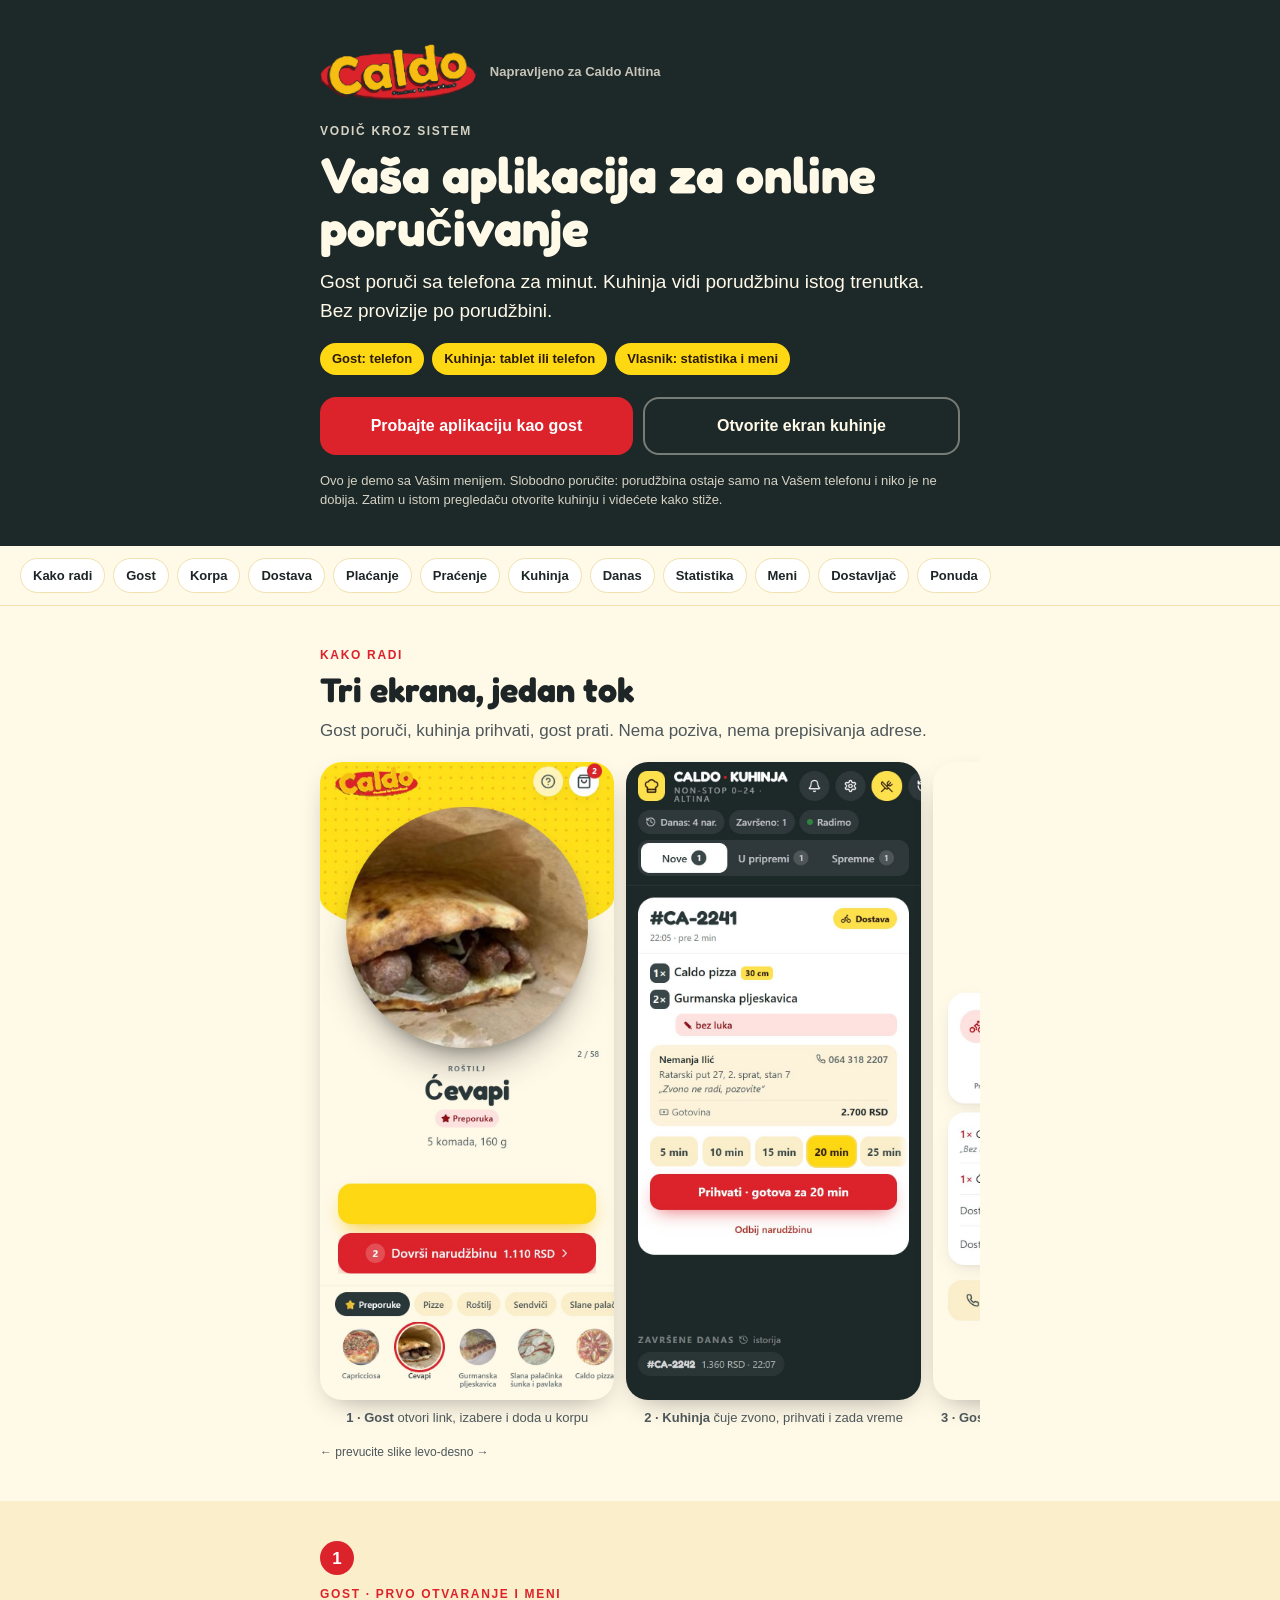
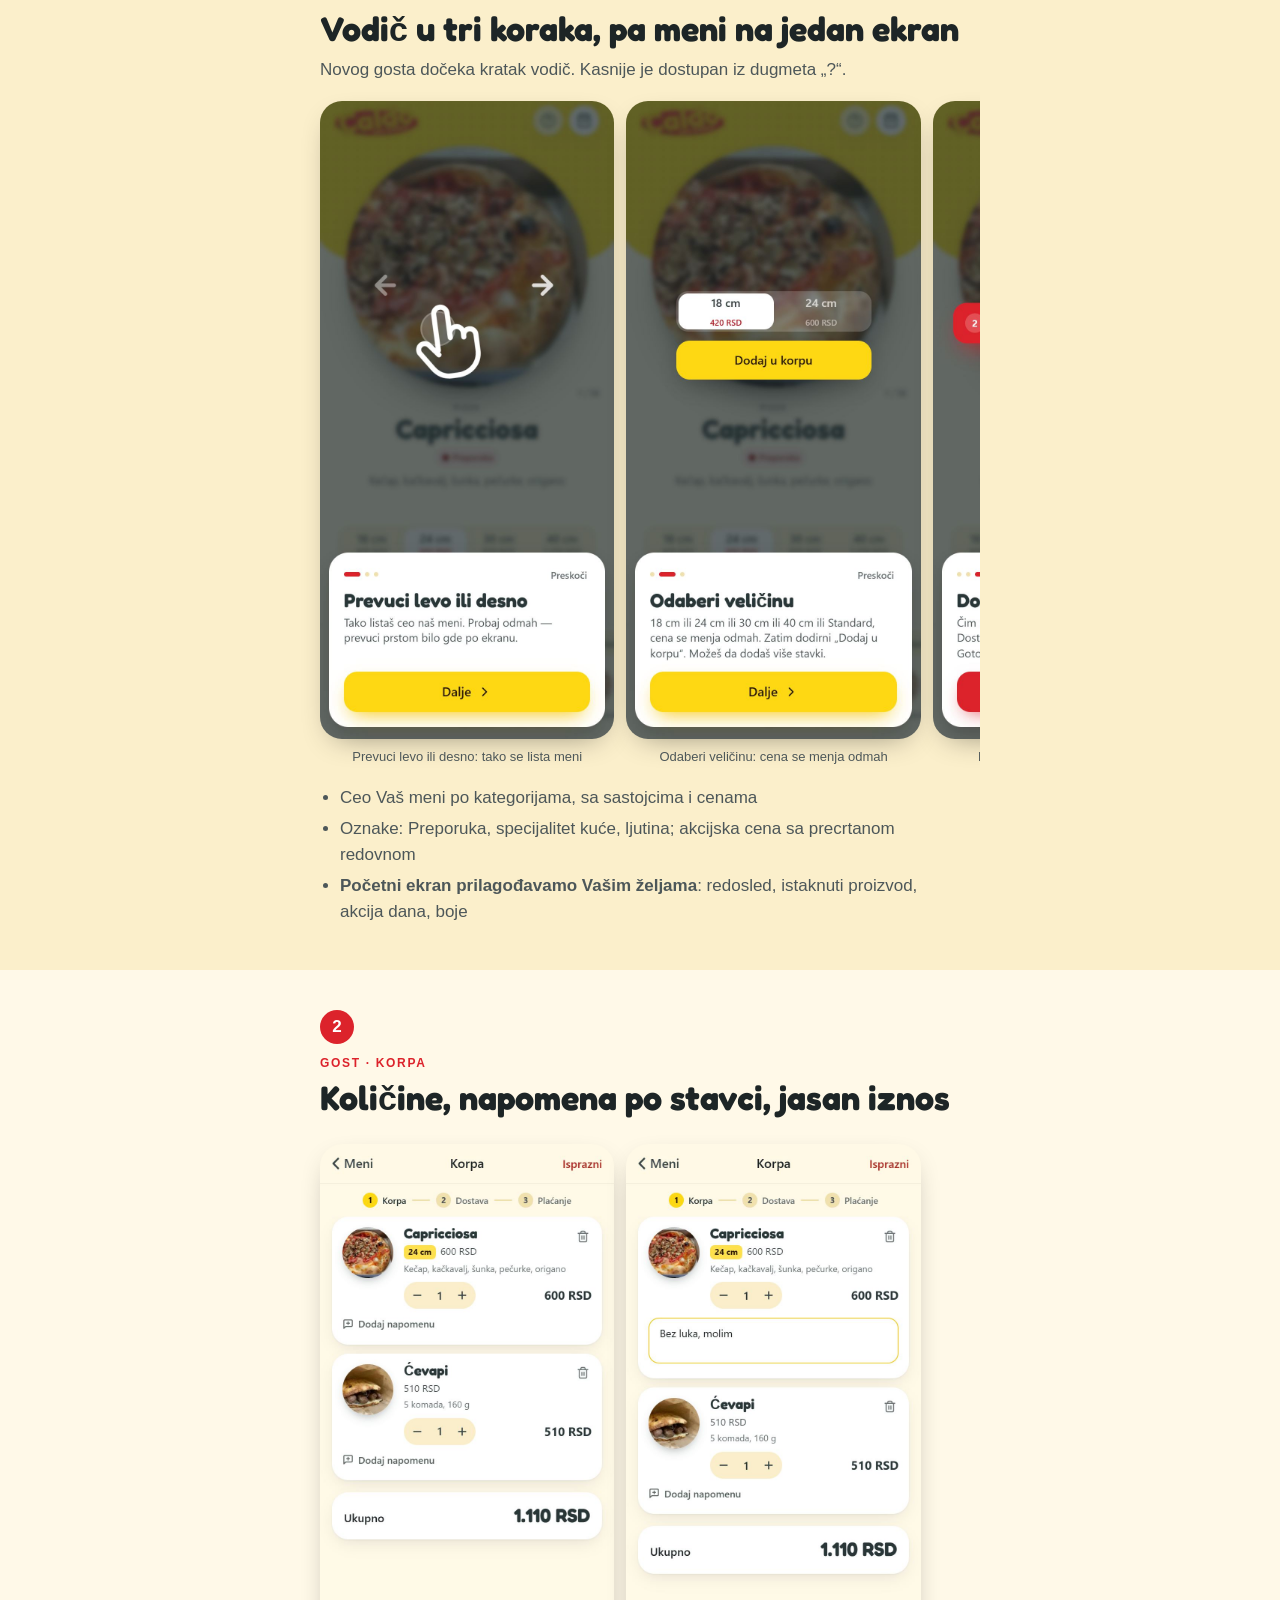
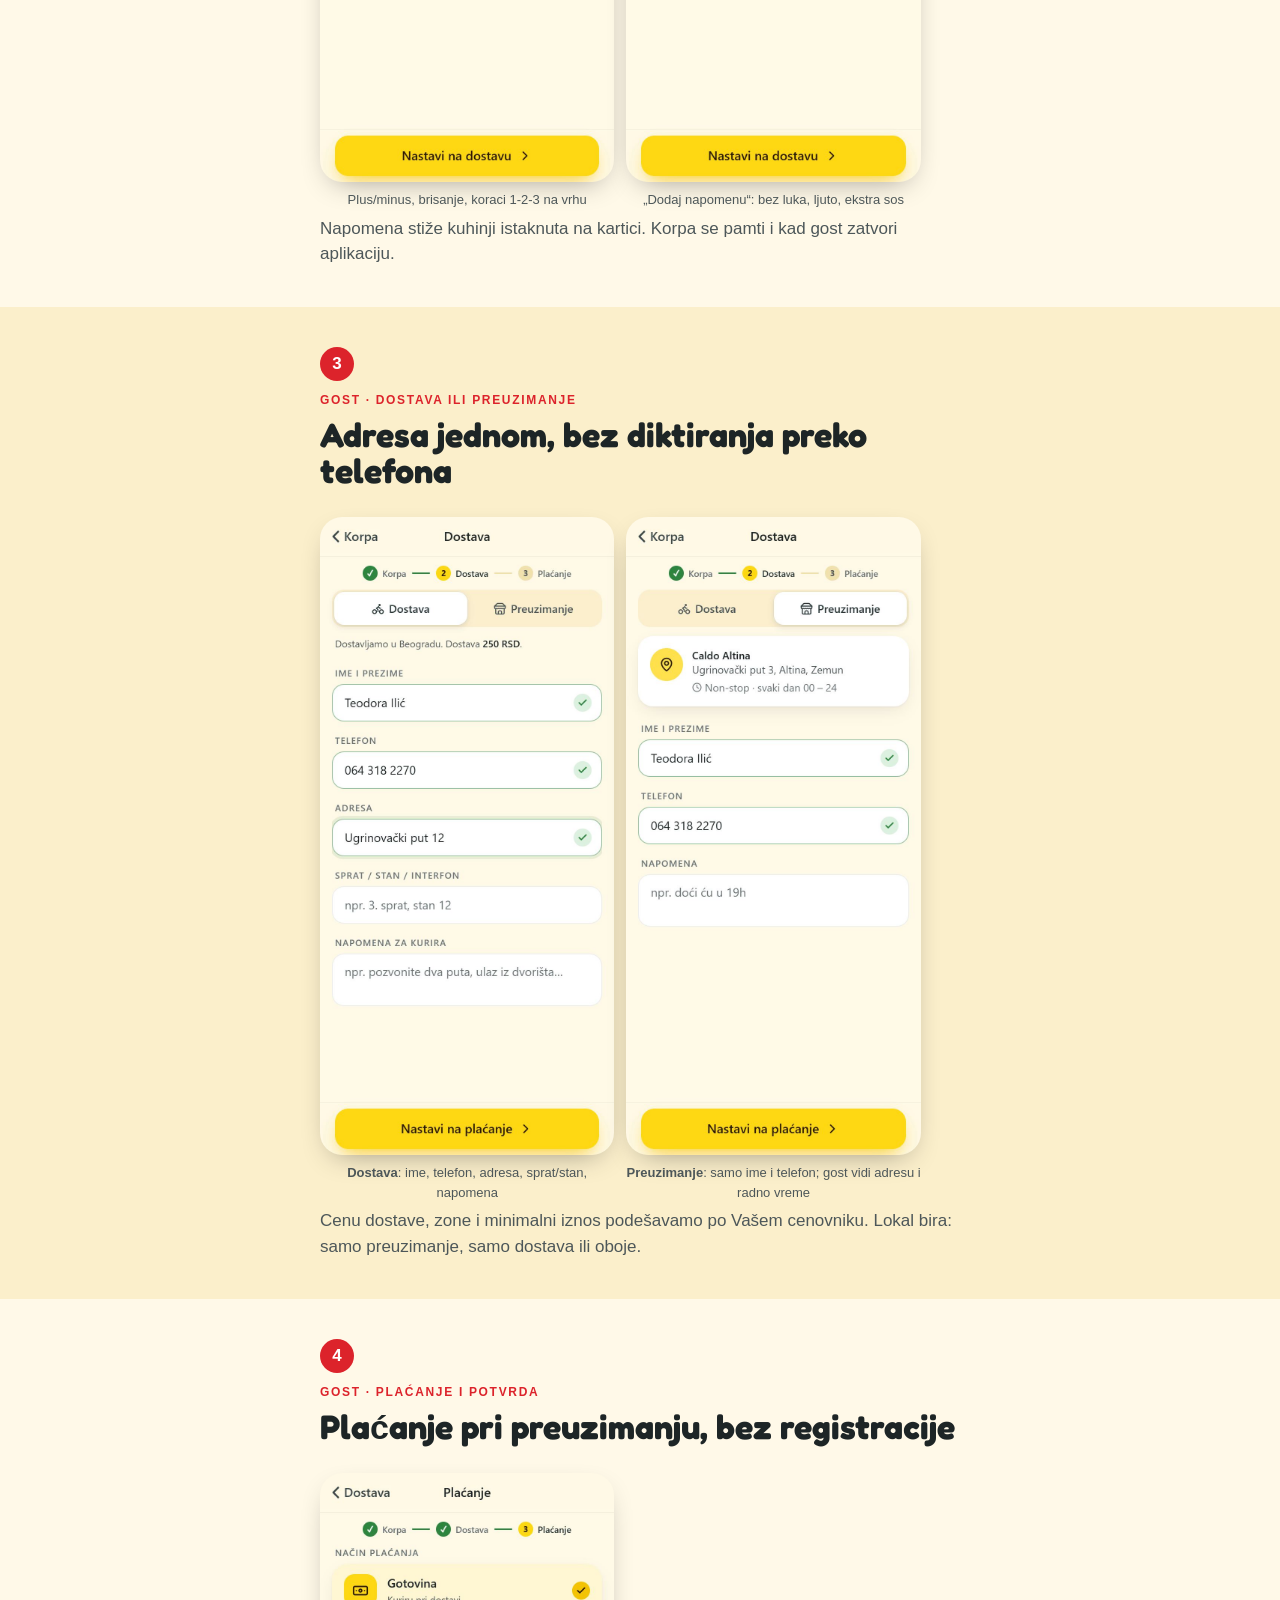
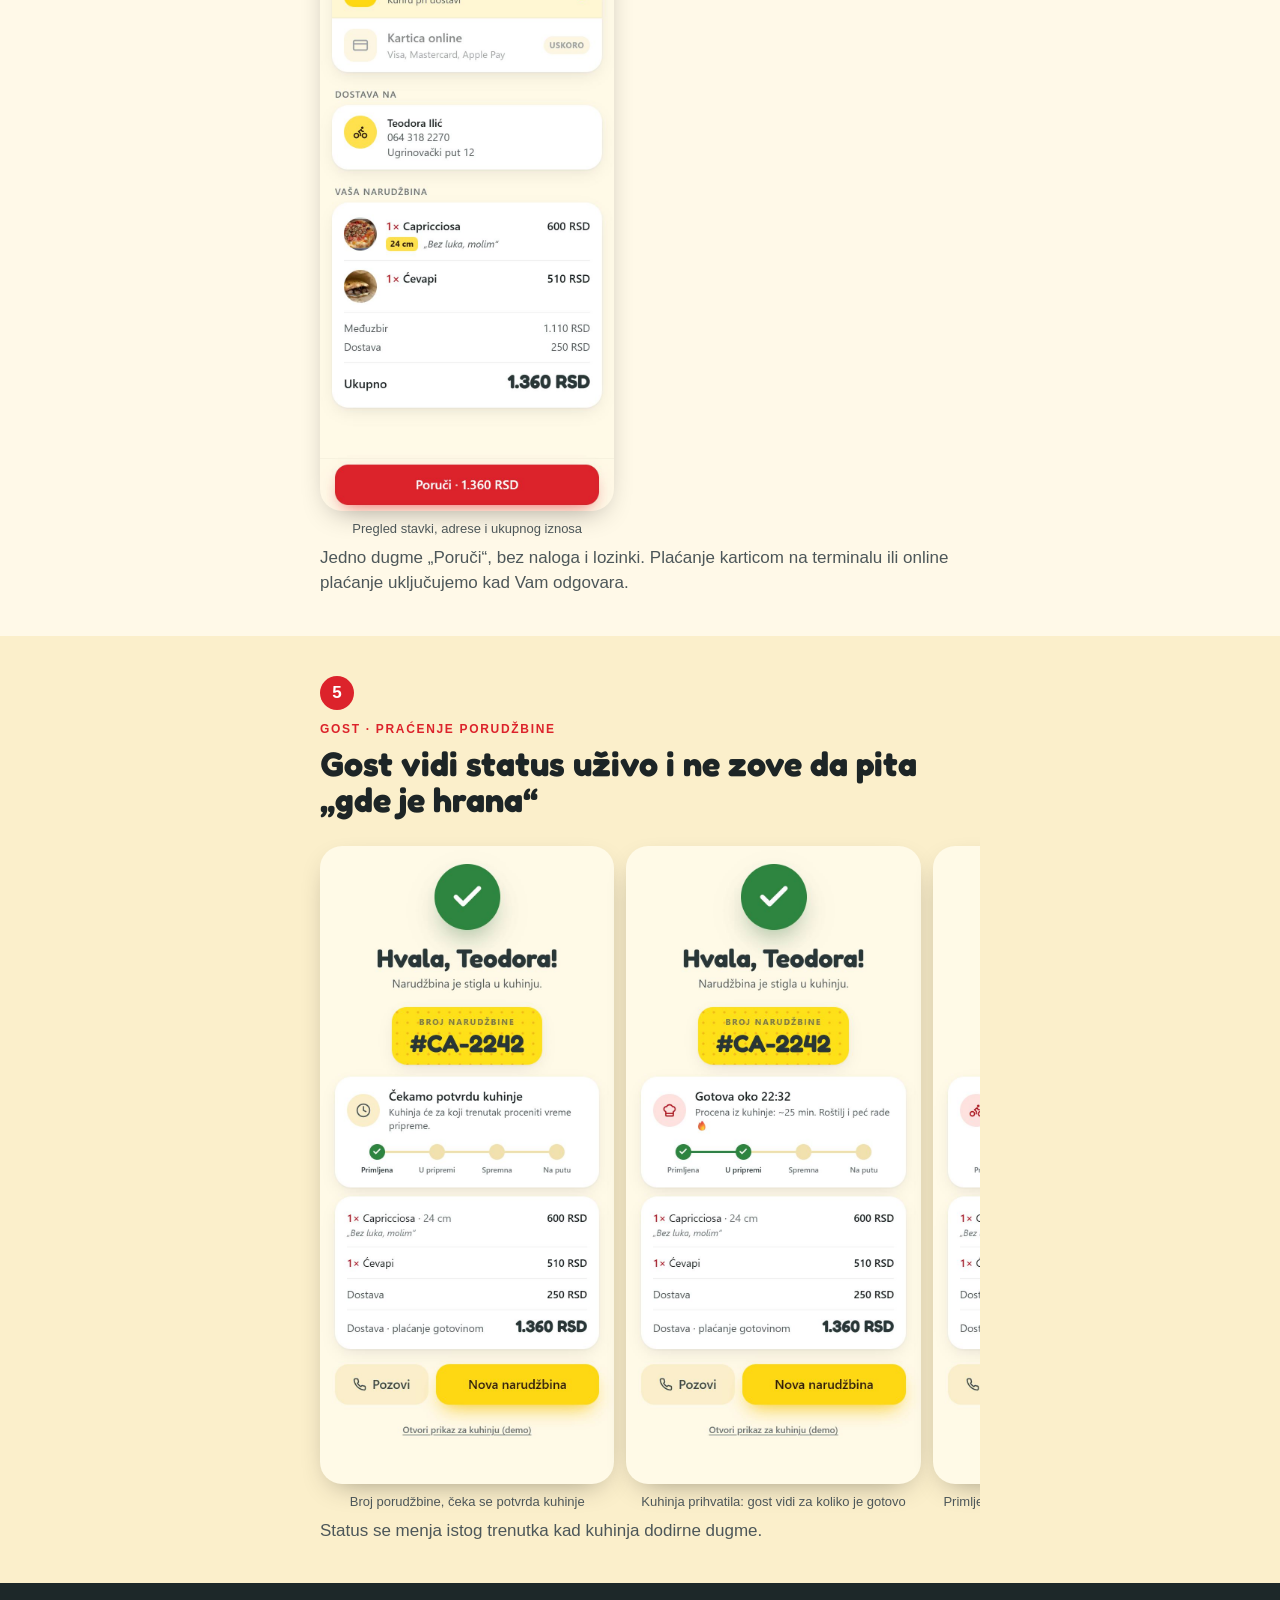
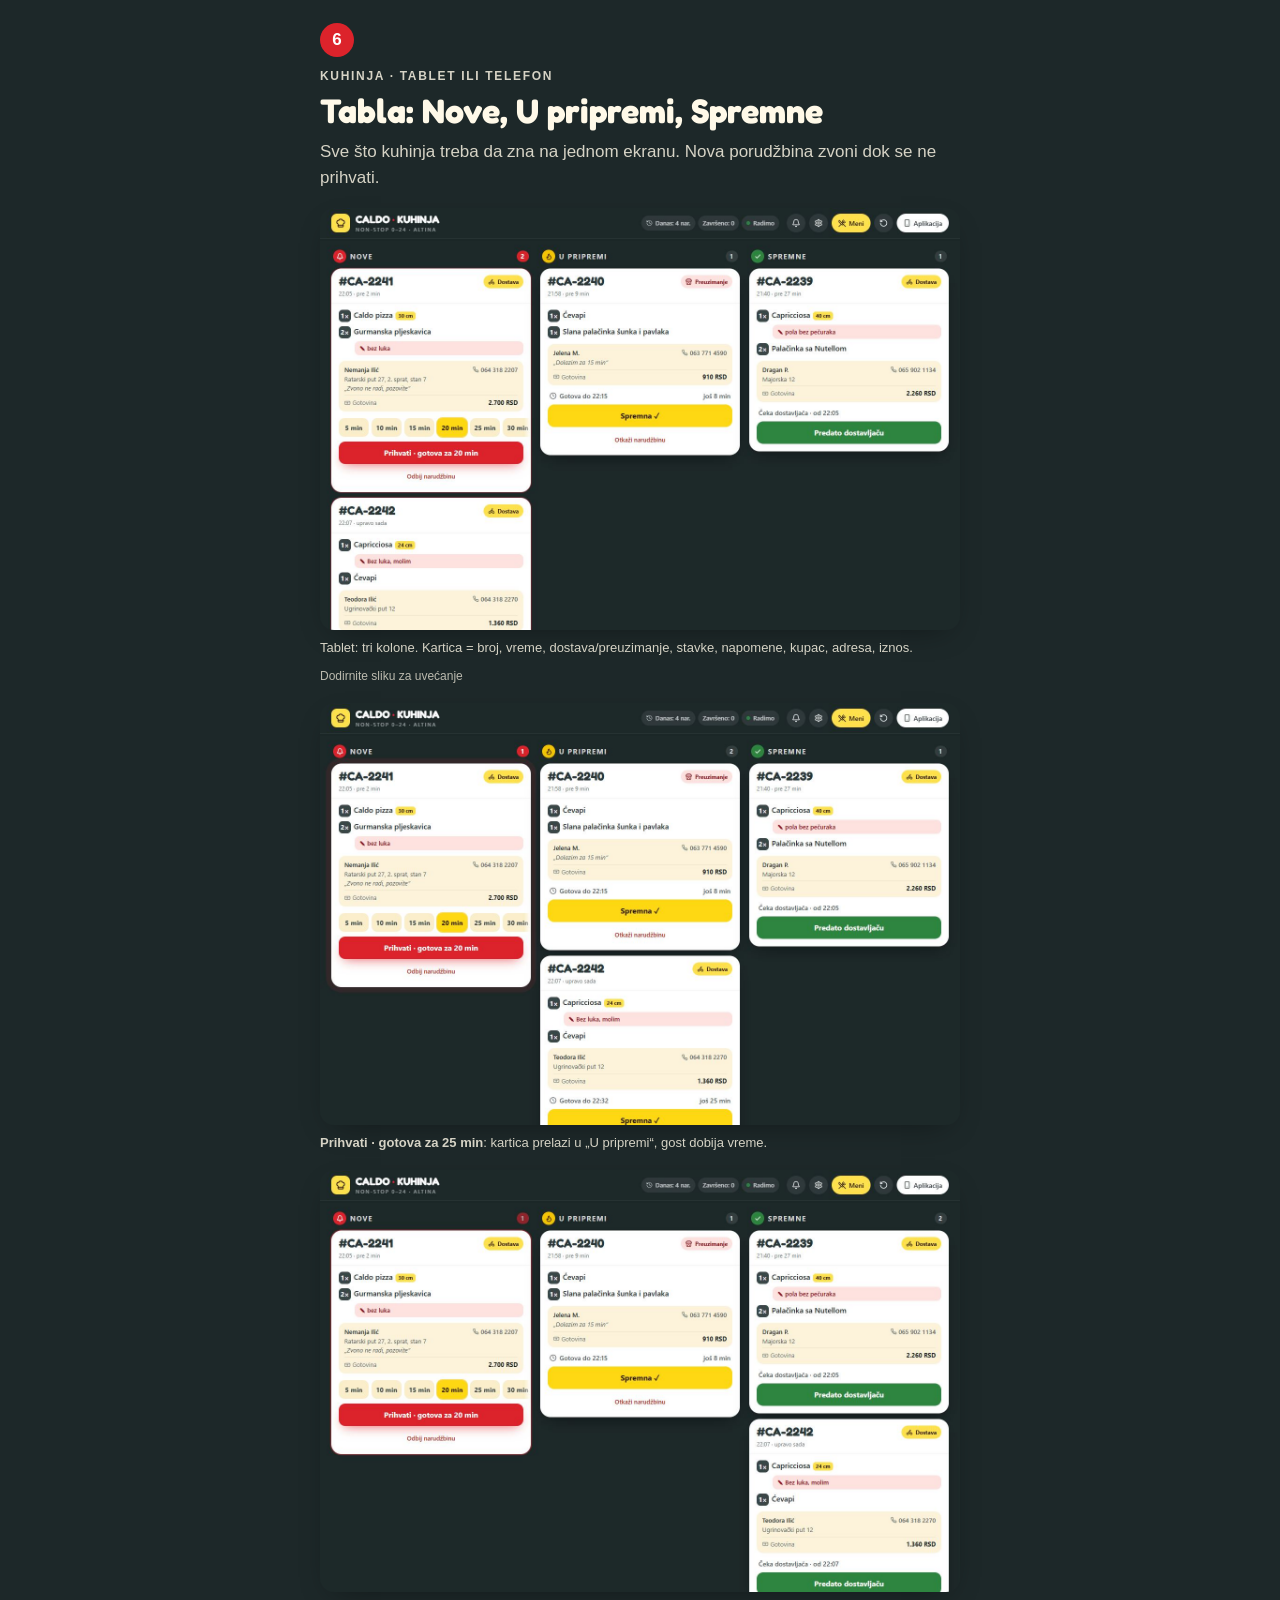
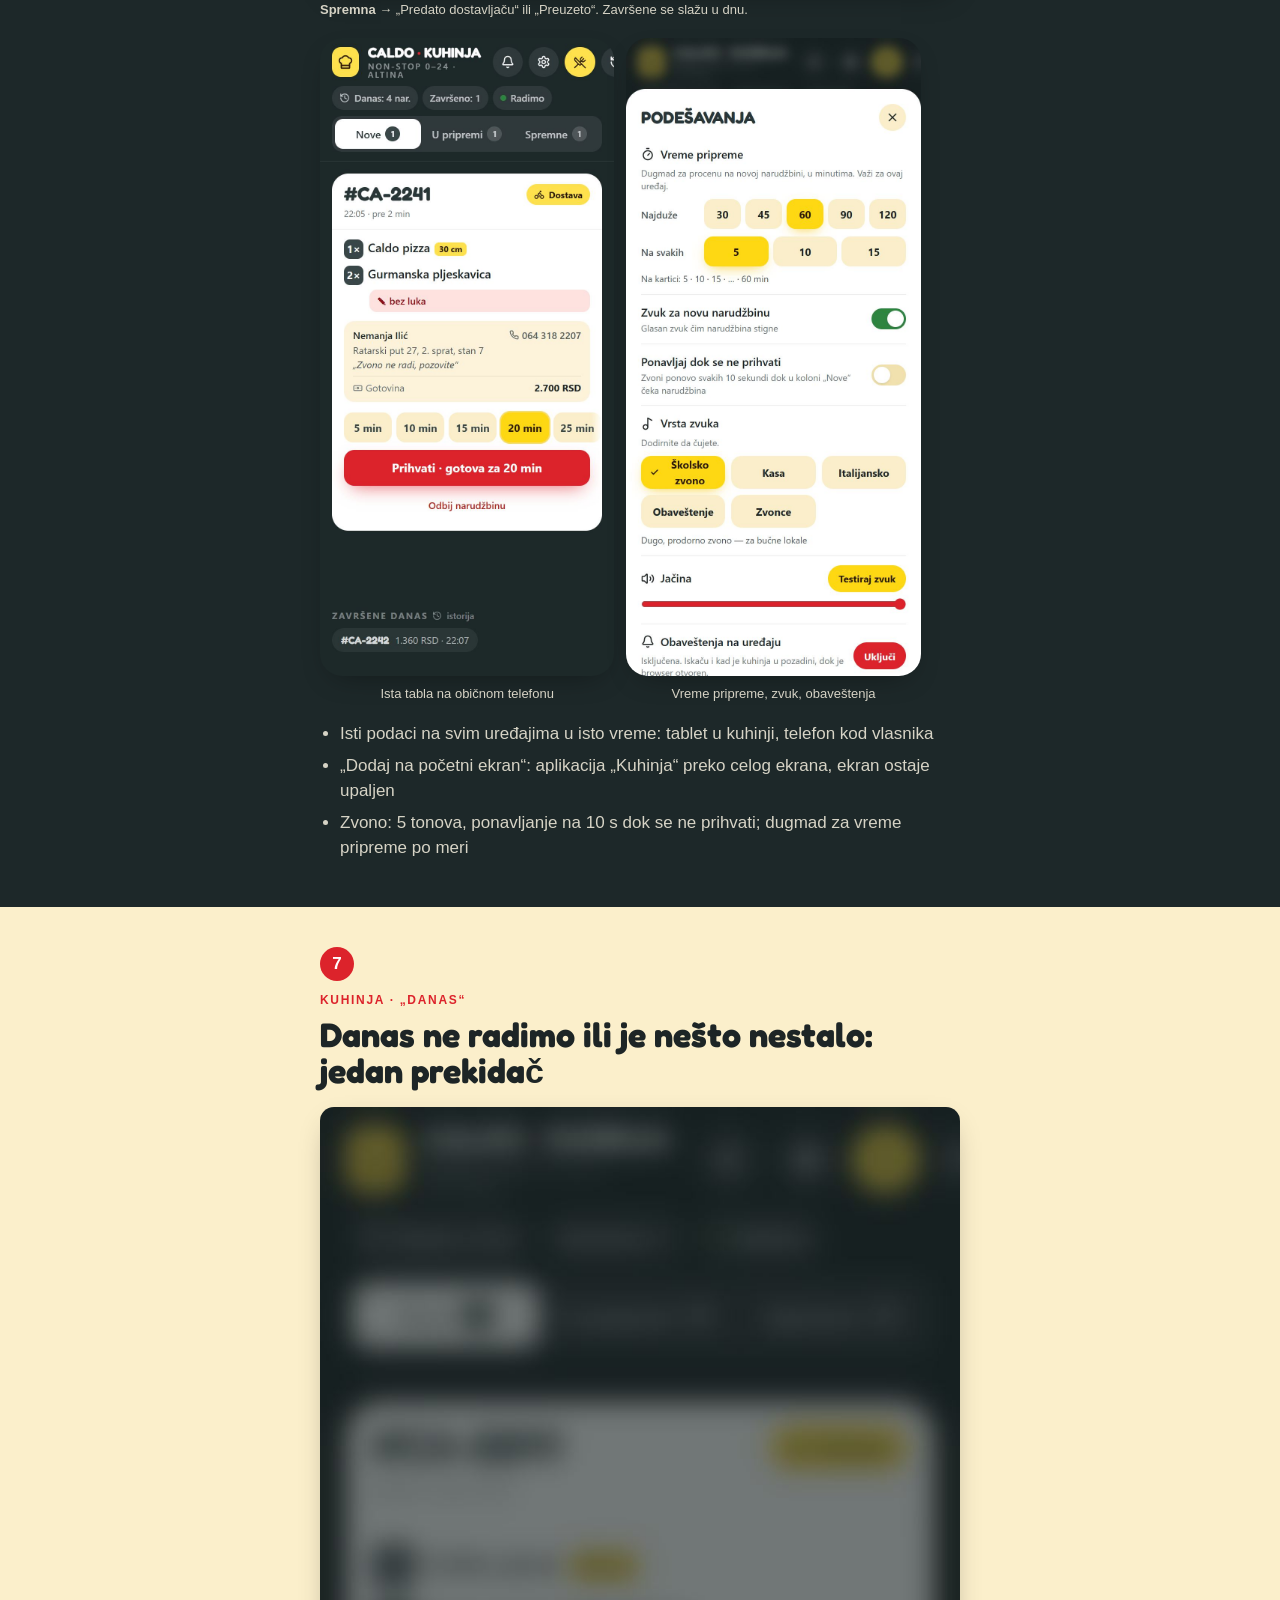
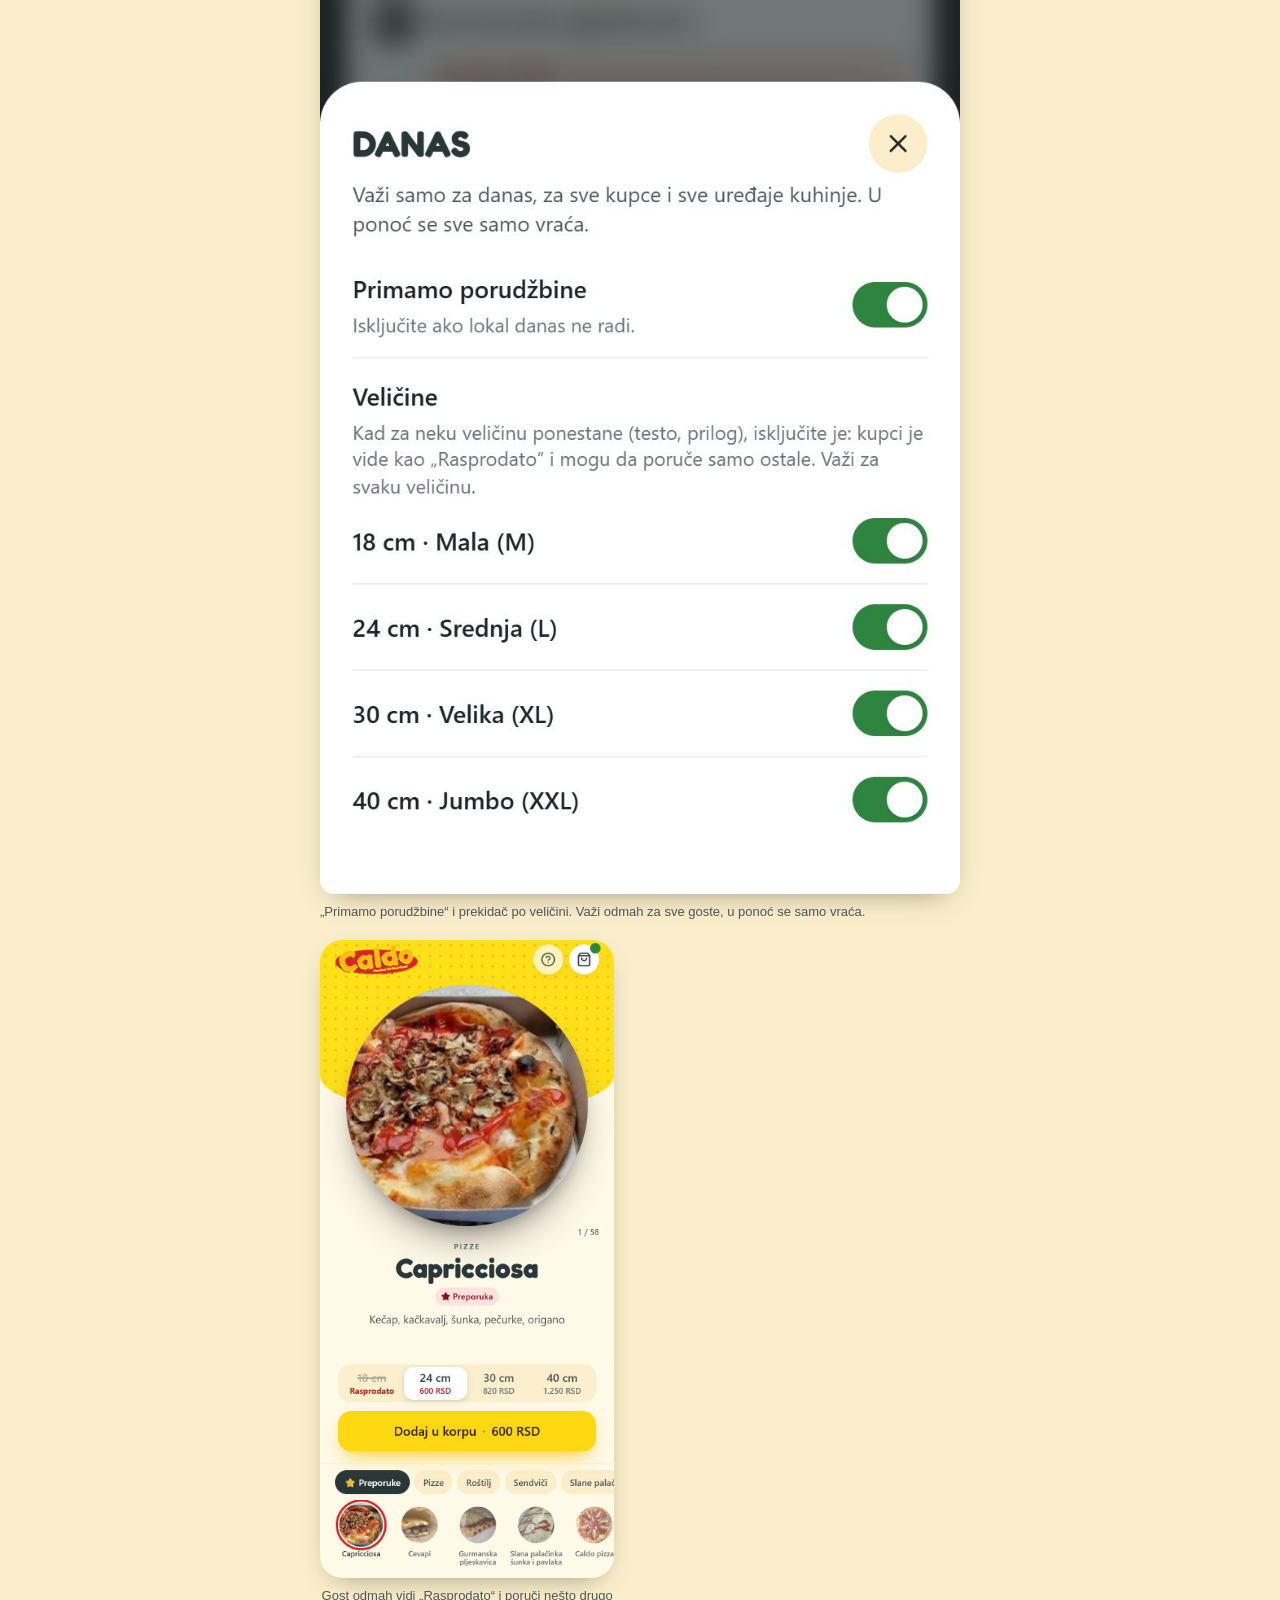
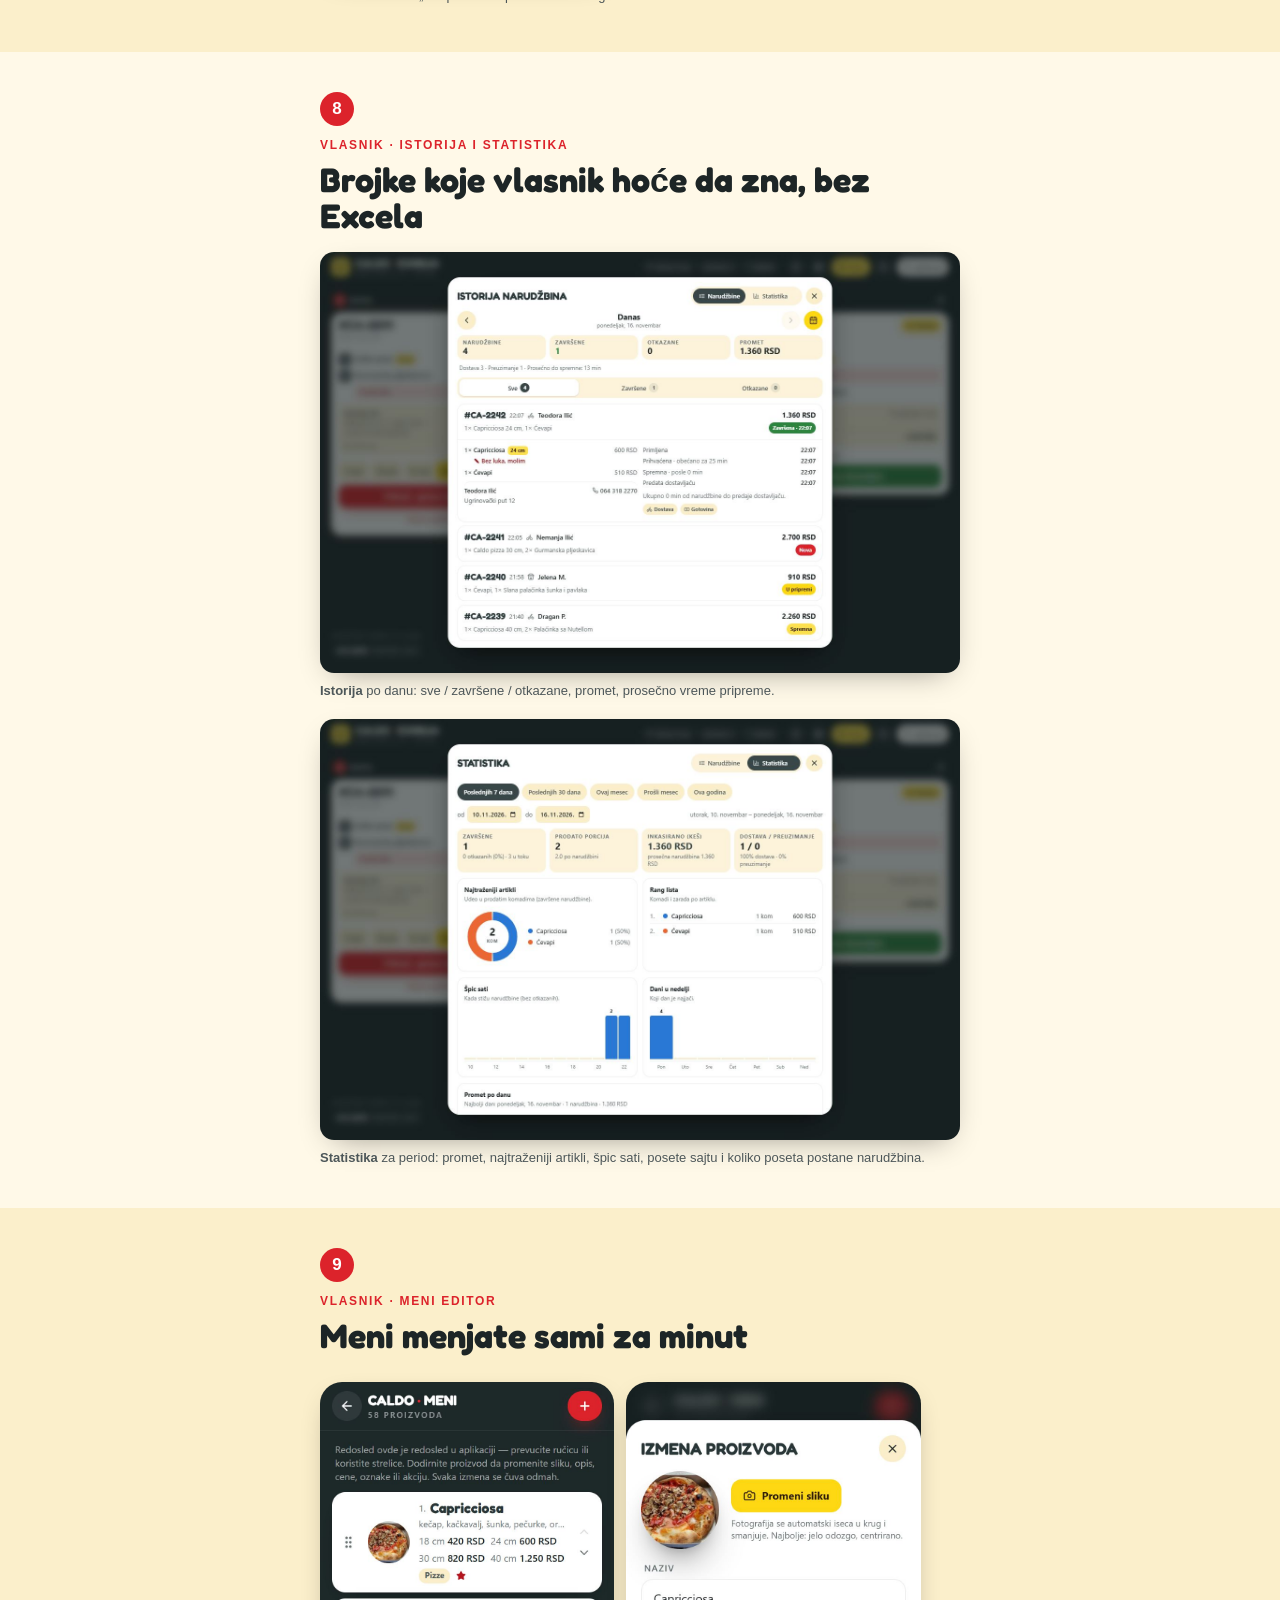
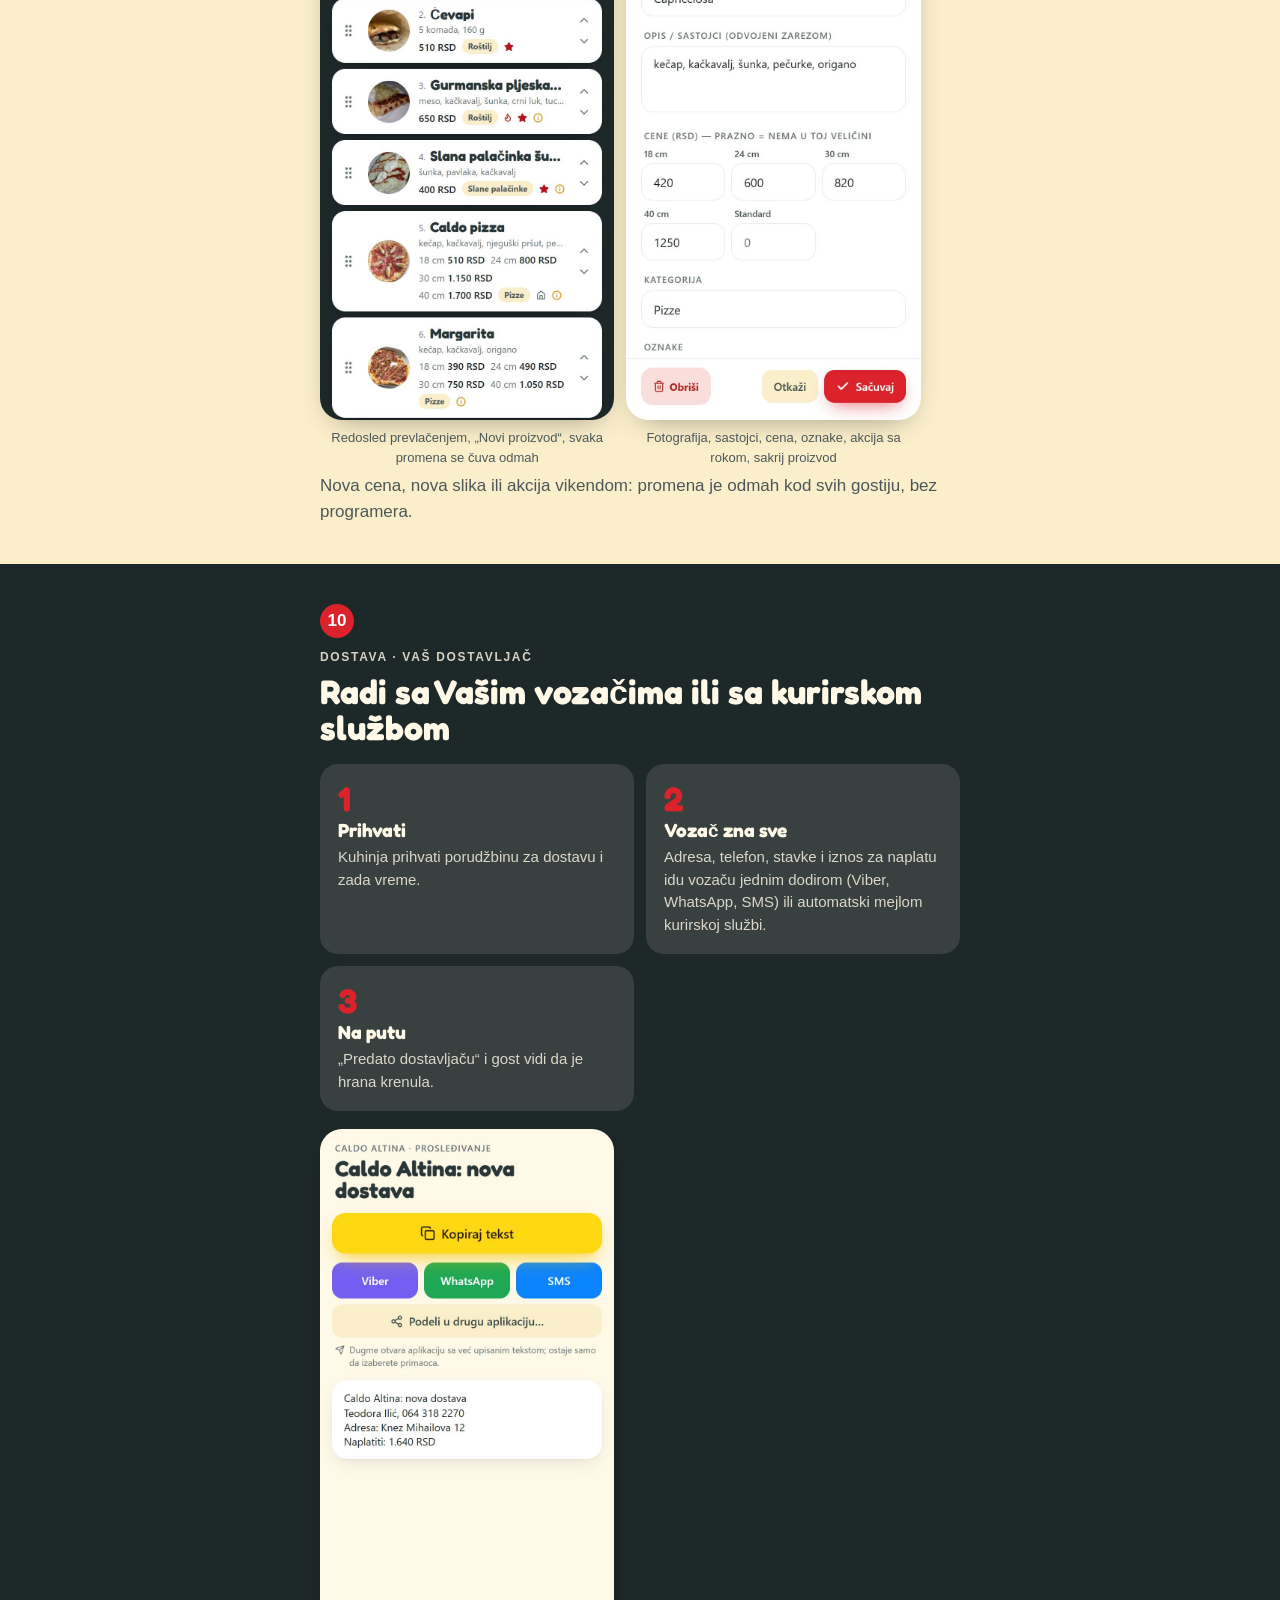
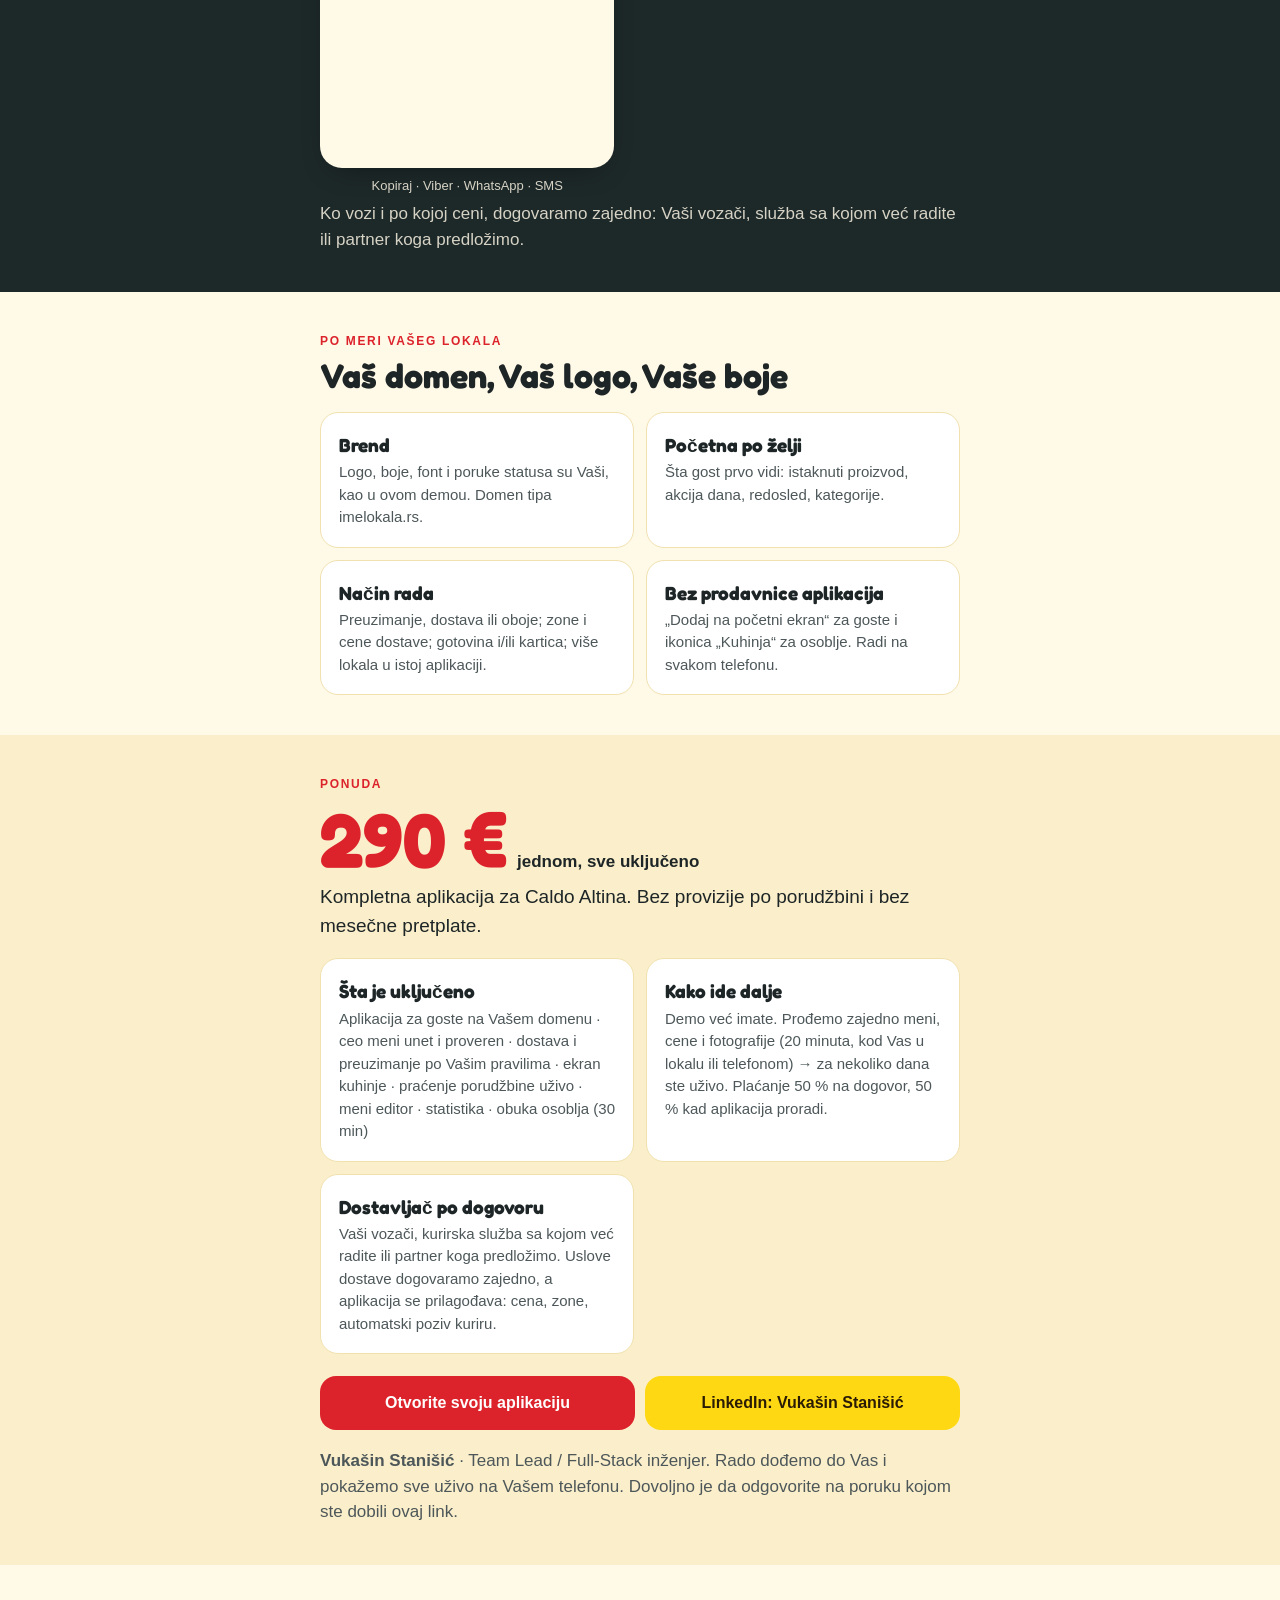
<file: vodic/index.html>
<!DOCTYPE html>
<html lang="sr">
<head>
<meta charset="utf-8">
<meta name="viewport" content="width=device-width, initial-scale=1">
<title>Caldo Altina · vodič kroz aplikaciju</title>
<meta name="description" content="Kako radi aplikacija za online poručivanje napravljena za Caldo Altina: gost, kuhinja, vlasnik.">
<meta name="theme-color" content="#1D2829">
<link rel="icon" href="../favicon.png">
<meta property="og:title" content="Caldo Altina · Vaša aplikacija za poručivanje">
<meta property="og:description" content="Vodič kroz sistem: kako gost poručuje, kako kuhinja prima porudžbine i šta vlasnik vidi.">
<meta property="og:image" content="https://vukasin00.github.io/caldo-altina/icon-512.png">
<style>
/* self-hosted display font (latin + latin-ext for Serbian diacritics); ../ is filled in by vite.config.ts */
@font-face {
  font-family: 'Fredoka';
  font-style: normal;
  font-weight: 700;
  font-display: swap;
  src: url(../fonts/fredoka-700-latin-ext.woff2) format('woff2');
  unicode-range: U+0100-02BA, U+02BD-02C5, U+02C7-02CC, U+02CE-02D7, U+02DD-02FF, U+0304, U+0308, U+0329, U+1D00-1DBF, U+1E00-1E9F, U+1EF2-1EFF, U+2020, U+20A0-20AB, U+20AD-20C4, U+2113, U+2C60-2C7F, U+A720-A7FF;
}
@font-face {
  font-family: 'Fredoka';
  font-style: normal;
  font-weight: 700;
  font-display: swap;
  src: url(../fonts/fredoka-700-latin.woff2) format('woff2');
  unicode-range: U+0000-00FF, U+0131, U+0152-0153, U+02BB-02BC, U+02C6, U+02DA, U+02DC, U+0304, U+0308, U+0329, U+2000-206F, U+20AC, U+2122, U+2191, U+2193, U+2212, U+2215, U+FEFF, U+FFFD;
}

  :root{--bg:#FFF9E8;--card:#FFFFFF;--inset:#FBEFCB;--line:#F1E1AE;--primary:#FFD814;--on-primary:#2A1B05;--dark:#1D2829;--dark2:#2A3739;--cta:#DC232B;--ink:#1D2526;--ink2:#4D5759;--display:"Fredoka", "Arial Rounded MT Bold", "Helvetica Neue", Arial, sans-serif}
  *{box-sizing:border-box;margin:0;padding:0}
  html{scroll-behavior:smooth;-webkit-text-size-adjust:100%}
  body{font-family:-apple-system,BlinkMacSystemFont,"Segoe UI",Roboto,Inter,Arial,sans-serif;background:var(--bg);color:var(--ink);line-height:1.5;font-size:17px}
  .wrap{max-width:680px;margin:0 auto;padding:0 20px}
  h1,h2,h3,.big{font-family:var(--display);font-weight:700;letter-spacing:0;text-transform:none;line-height:1.06}
  h1{font-size:clamp(31px,8.2vw,50px)}
  h2{font-size:clamp(23px,6.0vw,34px);margin-bottom:10px}
  h3{font-size:19px}
  p{color:var(--ink2)}
  .eyebrow{font-size:12px;font-weight:700;letter-spacing:.14em;text-transform:uppercase;color:var(--cta);margin-bottom:8px}
  .lead{font-size:19px;color:var(--ink)}
  .dark{background:var(--dark);color:var(--bg)}
  .dark p,.dark li{color:var(--bg);opacity:.82}
  .dark .lead{color:var(--bg);opacity:1}
  .alt{background:var(--inset)}
  section{padding:40px 0}
  header.hero{padding:44px 0 36px}
  .brand{display:flex;align-items:center;gap:14px;margin-bottom:22px}
  .brand img{height:56px;width:auto;max-width:200px;object-fit:contain;border-radius:14px}
  .brand span{font-size:13px;font-weight:600;opacity:.75}
  .pills{display:flex;flex-wrap:wrap;gap:8px;margin-top:18px}
  .pill{background:var(--primary);color:var(--on-primary);border-radius:999px;padding:6px 12px;font-size:13px;font-weight:600}
  .btns{display:flex;flex-direction:column;gap:10px;margin-top:22px}
  .btn{display:flex;align-items:center;justify-content:center;gap:8px;padding:15px 18px;border-radius:16px;font-weight:700;text-decoration:none;font-size:16px;text-align:center}
  .btn-cta{background:var(--cta);color:#fff}
  .btn-primary{background:var(--primary);color:var(--on-primary)}
  .btn-ghost{background:transparent;color:var(--bg);border:2px solid color-mix(in srgb,var(--bg) 40%,transparent)}
  .small{font-size:13px}
  .toc{display:flex;gap:8px;overflow-x:auto;padding:12px 20px;scrollbar-width:none;background:var(--bg);position:sticky;top:0;z-index:5;border-bottom:1px solid var(--line)}
  .toc::-webkit-scrollbar{display:none}
  .toc a{white-space:nowrap;background:var(--card);border:1px solid var(--line);border-radius:999px;padding:7px 12px;font-size:13px;font-weight:600;color:var(--ink);text-decoration:none}
  .num{display:inline-flex;align-items:center;justify-content:center;width:34px;height:34px;border-radius:50%;background:var(--cta);color:#fff;font-weight:800;font-size:17px;margin-bottom:10px}
  ul{padding-left:20px;margin:12px 0 0}
  li{color:var(--ink2);margin-bottom:6px}
  b{font-weight:700;color:inherit}
  .strip{display:flex;gap:12px;overflow-x:auto;scroll-snap-type:x mandatory;padding:18px 20px 6px;margin:0 -20px;scrollbar-width:none;-webkit-overflow-scrolling:touch}
  .strip::-webkit-scrollbar{display:none}
  .shot{flex:0 0 72%;max-width:300px;scroll-snap-align:center}
  .shot img{width:100%;height:auto;border-radius:22px;display:block;background:var(--dark2);box-shadow:0 10px 30px -14px rgba(0,0,0,.45)}
  .shot p{font-size:13px;margin-top:8px;text-align:center}
  .tab{margin-top:18px}
  .tab img{width:100%;height:auto;border-radius:14px;display:block;cursor:zoom-in;box-shadow:0 10px 30px -14px rgba(0,0,0,.45)}
  .tab p{font-size:13px;margin-top:8px}
  .hint{font-size:12px;color:var(--ink2);margin-top:10px}
  .dark .hint{color:var(--bg);opacity:.7}
  .steps,.cards{display:grid;gap:12px;margin-top:18px}
  .step{background:var(--inset);border-radius:18px;padding:18px}
  .dark .step{background:color-mix(in srgb,var(--bg) 12%,var(--dark))}
  .step .big{font-size:34px;color:var(--cta);line-height:1}
  .step h3,.card h3{margin:4px 0 6px}
  .step p,.card p{font-size:15px}
  .card{background:var(--card);border-radius:18px;padding:18px;border:1px solid var(--line)}
  .price{display:flex;align-items:baseline;gap:10px;flex-wrap:wrap}
  .price .big{font-size:76px;color:var(--cta);line-height:1}
  a{color:var(--cta)}
  footer{padding:30px 0 60px;font-size:13px;color:var(--ink2)}
  .lb{position:fixed;inset:0;background:rgba(10,10,10,.96);display:none;z-index:50;overflow:auto;-webkit-overflow-scrolling:touch}
  .lb.on{display:block}
  .lb img{display:block;width:auto;max-width:none;min-width:100%;margin:0 auto}
  .lb .close{position:fixed;top:14px;right:14px;background:#fff;color:#111;border:0;border-radius:999px;padding:10px 16px;font-weight:700;font-size:15px;z-index:51}
  @media (min-width:700px){.steps,.cards{grid-template-columns:1fr 1fr}.btns{flex-direction:row}.btn{flex:1}.shot{flex-basis:46%}}
</style>
</head>
<body>

<header class="hero dark">
  <div class="wrap">
    <div class="brand"><img src="../logo.png" alt="Caldo Altina"><span>Napravljeno za Caldo Altina</span></div>
    <p class="eyebrow">Vodič kroz sistem</p>
    <h1>Vaša aplikacija za online poručivanje</h1>
    <p class="lead" style="margin-top:14px">Gost poruči sa telefona za minut. Kuhinja vidi porudžbinu istog trenutka. Bez provizije po porudžbini.</p>
    <div class="pills"><span class="pill">Gost: telefon</span><span class="pill">Kuhinja: tablet ili telefon</span><span class="pill">Vlasnik: statistika i meni</span></div>
    <div class="btns">
      <a class="btn btn-cta" href="https://vukasin00.github.io/caldo-altina/">Probajte aplikaciju kao gost</a>
      <a class="btn btn-ghost" href="https://vukasin00.github.io/caldo-altina/kuhinja">Otvorite ekran kuhinje</a>
    </div>
    <p class="small" style="margin-top:16px">Ovo je demo sa Vašim menijem. Slobodno poručite: porudžbina ostaje samo na Vašem telefonu i niko je ne dobija. Zatim u istom pregledaču otvorite kuhinju i videćete kako stiže.</p>
  </div>
</header>

<nav class="toc">
  <a href="#kako">Kako radi</a><a href="#gost">Gost</a><a href="#korpa">Korpa</a><a href="#dostava">Dostava</a><a href="#placanje">Plaćanje</a><a href="#pracenje">Praćenje</a><a href="#kuhinja">Kuhinja</a><a href="#danas">Danas</a><a href="#statistika">Statistika</a><a href="#meni">Meni</a><a href="#kurir">Dostavljač</a><a href="#ponuda">Ponuda</a>
</nav>

<section id="kako">
  <div class="wrap">
    <p class="eyebrow">Kako radi</p>
    <h2>Tri ekrana, jedan tok</h2>
    <p>Gost poruči, kuhinja prihvati, gost prati. Nema poziva, nema prepisivanja adrese.</p>
    <div class="strip">
      <div class="shot"><img src="img/home-added.jpg" alt="Gost dodaje u korpu" loading="lazy"><p><b>1 · Gost</b> otvori link, izabere i doda u korpu</p></div>
      <div class="shot"><img src="img/kuhinja-tel.jpg" alt="Kuhinja na telefonu" loading="lazy"><p><b>2 · Kuhinja</b> čuje zvono, prihvati i zada vreme</p></div>
      <div class="shot"><img src="img/status2.jpg" alt="Gost prati status" loading="lazy"><p><b>3 · Gost</b> uživo vidi: u pripremi, spremna, na putu</p></div>
    </div>
    <p class="hint">← prevucite slike levo-desno →</p>
  </div>
</section>

<section id="gost" class="alt">
  <div class="wrap">
    <span class="num">1</span>
    <p class="eyebrow">Gost · prvo otvaranje i meni</p>
    <h2>Vodič u tri koraka, pa meni na jedan ekran</h2>
    <p>Novog gosta dočeka kratak vodič. Kasnije je dostupan iz dugmeta „?“.</p>
    <div class="strip">
      <div class="shot"><img src="img/tut1.jpg" alt="Vodič korak 1" loading="lazy"><p>Prevuci levo ili desno: tako se lista meni</p></div>
      <div class="shot"><img src="img/tut2.jpg" alt="Vodič korak 2" loading="lazy"><p>Odaberi veličinu: cena se menja odmah</p></div>
      <div class="shot"><img src="img/tut3.jpg" alt="Vodič korak 3" loading="lazy"><p>Dovrši narudžbinu: gotovo za minut</p></div>
      <div class="shot"><img src="img/home.jpg" alt="Početni ekran" loading="lazy"><p>Jedan proizvod po ekranu, velika fotografija</p></div>
      <div class="shot"><img src="img/home-added.jpg" alt="Dodato u korpu" loading="lazy"><p>Brojač na korpi i dugme sa iznosom</p></div>
    </div>
    <ul>
      <li>Ceo Vaš meni po kategorijama, sa sastojcima i cenama</li>
      <li>Oznake: Preporuka, specijalitet kuće, ljutina; akcijska cena sa precrtanom redovnom</li>
      <li><b>Početni ekran prilagođavamo Vašim željama</b>: redosled, istaknuti proizvod, akcija dana, boje</li>
    </ul>
  </div>
</section>

<section id="korpa">
  <div class="wrap">
    <span class="num">2</span>
    <p class="eyebrow">Gost · korpa</p>
    <h2>Količine, napomena po stavci, jasan iznos</h2>
    <div class="strip">
      <div class="shot"><img src="img/korpa.jpg" alt="Korpa" loading="lazy"><p>Plus/minus, brisanje, koraci 1-2-3 na vrhu</p></div>
      <div class="shot"><img src="img/korpa-note.jpg" alt="Napomena" loading="lazy"><p>„Dodaj napomenu“: bez luka, ljuto, ekstra sos</p></div>
    </div>
    <p>Napomena stiže kuhinji istaknuta na kartici. Korpa se pamti i kad gost zatvori aplikaciju.</p>
  </div>
</section>

<section id="dostava" class="alt">
  <div class="wrap">
    <span class="num">3</span>
    <p class="eyebrow">Gost · dostava ili preuzimanje</p>
    <h2>Adresa jednom, bez diktiranja preko telefona</h2>
    <div class="strip">
      <div class="shot"><img src="img/dostava-full.jpg" alt="Forma za dostavu" loading="lazy"><p><b>Dostava</b>: ime, telefon, adresa, sprat/stan, napomena</p></div>
      <div class="shot"><img src="img/preuzimanje.jpg" alt="Preuzimanje" loading="lazy"><p><b>Preuzimanje</b>: samo ime i telefon; gost vidi adresu i radno vreme</p></div>
    </div>
    <p>Cenu dostave, zone i minimalni iznos podešavamo po Vašem cenovniku. Lokal bira: samo preuzimanje, samo dostava ili oboje.</p>
  </div>
</section>

<section id="placanje">
  <div class="wrap">
    <span class="num">4</span>
    <p class="eyebrow">Gost · plaćanje i potvrda</p>
    <h2>Plaćanje pri preuzimanju, bez registracije</h2>
    <div class="strip">
      <div class="shot"><img src="img/placanje.jpg" alt="Plaćanje" loading="lazy"><p>Pregled stavki, adrese i ukupnog iznosa</p></div>
    </div>
    <p>Jedno dugme „Poruči“, bez naloga i lozinki. Plaćanje karticom na terminalu ili online plaćanje uključujemo kad Vam odgovara.</p>
  </div>
</section>

<section id="pracenje" class="alt">
  <div class="wrap">
    <span class="num">5</span>
    <p class="eyebrow">Gost · praćenje porudžbine</p>
    <h2>Gost vidi status uživo i ne zove da pita „gde je hrana“</h2>
    <div class="strip">
      <div class="shot"><img src="img/status1.jpg" alt="Status primljena" loading="lazy"><p>Broj porudžbine, čeka se potvrda kuhinje</p></div>
      <div class="shot"><img src="img/status-priprema.jpg" alt="Status u pripremi" loading="lazy"><p>Kuhinja prihvatila: gost vidi za koliko je gotovo</p></div>
      <div class="shot"><img src="img/status2.jpg" alt="Status na putu" loading="lazy"><p>Primljena → U pripremi → Spremna → Na putu</p></div>
    </div>
    <p>Status se menja istog trenutka kad kuhinja dodirne dugme.</p>
  </div>
</section>

<section id="kuhinja" class="dark">
  <div class="wrap">
    <span class="num">6</span>
    <p class="eyebrow">Kuhinja · tablet ili telefon</p>
    <h2>Tabla: Nove, U pripremi, Spremne</h2>
    <p>Sve što kuhinja treba da zna na jednom ekranu. Nova porudžbina zvoni dok se ne prihvati.</p>
    <div class="tab"><img src="img/kuhinja-tablet.jpg" alt="Kuhinja na tabletu" data-zoom loading="lazy"><p>Tablet: tri kolone. Kartica = broj, vreme, dostava/preuzimanje, stavke, napomene, kupac, adresa, iznos.</p></div>
    <p class="hint">Dodirnite sliku za uvećanje</p>
    <div class="tab"><img src="img/kuhinja-prihvacena.jpg" alt="Prihvaćena porudžbina" data-zoom loading="lazy"><p><b>Prihvati · gotova za 25 min</b>: kartica prelazi u „U pripremi“, gost dobija vreme.</p></div>
    <div class="tab"><img src="img/kuhinja-ceka.jpg" alt="Spremna porudžbina" data-zoom loading="lazy"><p><b>Spremna</b> → „Predato dostavljaču“ ili „Preuzeto“. Završene se slažu u dnu.</p></div>
    <div class="strip">
      <div class="shot"><img src="img/kuhinja-tel.jpg" alt="Kuhinja na telefonu" loading="lazy"><p>Ista tabla na običnom telefonu</p></div>
      <div class="shot"><img src="img/podesavanja.jpg" alt="Podešavanja kuhinje" loading="lazy"><p>Vreme pripreme, zvuk, obaveštenja</p></div>
    </div>
    <ul>
      <li>Isti podaci na svim uređajima u isto vreme: tablet u kuhinji, telefon kod vlasnika</li>
      <li>„Dodaj na početni ekran“: aplikacija „Kuhinja“ preko celog ekrana, ekran ostaje upaljen</li>
      <li>Zvono: 5 tonova, ponavljanje na 10 s dok se ne prihvati; dugmad za vreme pripreme po meri</li>
    </ul>
  </div>
</section>

<section id="danas" class="alt">
  <div class="wrap">
    <span class="num">7</span>
    <p class="eyebrow">Kuhinja · „Danas“</p>
    <h2>Danas ne radimo ili je nešto nestalo: jedan prekidač</h2>
    <div class="tab"><img src="img/danas.jpg" alt="Panel Danas" data-zoom loading="lazy"><p>„Primamo porudžbine“ i prekidač po veličini. Važi odmah za sve goste, u ponoć se samo vraća.</p></div>
    <div class="strip"><div class="shot"><img src="img/rasprodato.jpg" alt="Rasprodato" loading="lazy"><p>Gost odmah vidi „Rasprodato“ i poruči nešto drugo</p></div></div>
  </div>
</section>

<section id="statistika">
  <div class="wrap">
    <span class="num">8</span>
    <p class="eyebrow">Vlasnik · istorija i statistika</p>
    <h2>Brojke koje vlasnik hoće da zna, bez Excela</h2>
    <div class="tab"><img src="img/istorija.jpg" alt="Istorija narudžbina" data-zoom loading="lazy"><p><b>Istorija</b> po danu: sve / završene / otkazane, promet, prosečno vreme pripreme.</p></div>
    <div class="tab"><img src="img/statistika.jpg" alt="Statistika" data-zoom loading="lazy"><p><b>Statistika</b> za period: promet, najtraženiji artikli, špic sati, posete sajtu i koliko poseta postane narudžbina.</p></div>
  </div>
</section>

<section id="meni" class="alt">
  <div class="wrap">
    <span class="num">9</span>
    <p class="eyebrow">Vlasnik · meni editor</p>
    <h2>Meni menjate sami za minut</h2>
    <div class="strip">
      <div class="shot"><img src="img/meni-lista.jpg" alt="Lista proizvoda" loading="lazy"><p>Redosled prevlačenjem, „Novi proizvod“, svaka promena se čuva odmah</p></div>
      <div class="shot"><img src="img/meni-izmena.jpg" alt="Izmena proizvoda" loading="lazy"><p>Fotografija, sastojci, cena, oznake, akcija sa rokom, sakrij proizvod</p></div>
    </div>
    <p>Nova cena, nova slika ili akcija vikendom: promena je odmah kod svih gostiju, bez programera.</p>
  </div>
</section>

<section id="kurir" class="dark">
  <div class="wrap">
    <span class="num">10</span>
    <p class="eyebrow">Dostava · Vaš dostavljač</p>
    <h2>Radi sa Vašim vozačima ili sa kurirskom službom</h2>
    <div class="steps">
      <div class="step"><div class="big">1</div><h3>Prihvati</h3><p>Kuhinja prihvati porudžbinu za dostavu i zada vreme.</p></div>
      <div class="step"><div class="big">2</div><h3>Vozač zna sve</h3><p>Adresa, telefon, stavke i iznos za naplatu idu vozaču jednim dodirom (Viber, WhatsApp, SMS) ili automatski mejlom kurirskoj službi.</p></div>
      <div class="step"><div class="big">3</div><h3>Na putu</h3><p>„Predato dostavljaču“ i gost vidi da je hrana krenula.</p></div>
    </div>
    <div class="strip"><div class="shot"><img src="img/prosledi.jpg" alt="Prosleđivanje vozaču" loading="lazy"><p>Kopiraj · Viber · WhatsApp · SMS</p></div></div>
    <p>Ko vozi i po kojoj ceni, dogovaramo zajedno: Vaši vozači, služba sa kojom već radite ili partner koga predložimo.</p>
  </div>
</section>

<section id="brend">
  <div class="wrap">
    <p class="eyebrow">Po meri Vašeg lokala</p>
    <h2>Vaš domen, Vaš logo, Vaše boje</h2>
    <div class="cards">
      <div class="card"><h3>Brend</h3><p>Logo, boje, font i poruke statusa su Vaši, kao u ovom demou. Domen tipa imelokala.rs.</p></div>
      <div class="card"><h3>Početna po želji</h3><p>Šta gost prvo vidi: istaknuti proizvod, akcija dana, redosled, kategorije.</p></div>
      <div class="card"><h3>Način rada</h3><p>Preuzimanje, dostava ili oboje; zone i cene dostave; gotovina i/ili kartica; više lokala u istoj aplikaciji.</p></div>
      <div class="card"><h3>Bez prodavnice aplikacija</h3><p>„Dodaj na početni ekran“ za goste i ikonica „Kuhinja“ za osoblje. Radi na svakom telefonu.</p></div>
    </div>
  </div>
</section>

<section id="ponuda" class="alt">
  <div class="wrap">
    <p class="eyebrow">Ponuda</p>
    <div class="price"><span class="big">290 €</span><span style="font-weight:700">jednom, sve uključeno</span></div>
    <p class="lead" style="margin-top:6px">Kompletna aplikacija za Caldo Altina. Bez provizije po porudžbini i bez mesečne pretplate.</p>
    <div class="cards">
      <div class="card"><h3>Šta je uključeno</h3><p>Aplikacija za goste na Vašem domenu · ceo meni unet i proveren · dostava i preuzimanje po Vašim pravilima · ekran kuhinje · praćenje porudžbine uživo · meni editor · statistika · obuka osoblja (30 min)</p></div>
      <div class="card"><h3>Kako ide dalje</h3><p>Demo već imate. Prođemo zajedno meni, cene i fotografije (20 minuta, kod Vas u lokalu ili telefonom) → za nekoliko dana ste uživo. Plaćanje 50 % na dogovor, 50 % kad aplikacija proradi.</p></div>
      <div class="card"><h3>Dostavljač po dogovoru</h3><p>Vaši vozači, kurirska služba sa kojom već radite ili partner koga predložimo. Uslove dostave dogovaramo zajedno, a aplikacija se prilagođava: cena, zone, automatski poziv kuriru.</p></div>
    </div>
    <div class="btns">
      <a class="btn btn-cta" href="https://vukasin00.github.io/caldo-altina/">Otvorite svoju aplikaciju</a>
      <a class="btn btn-primary" href="https://rs.linkedin.com/in/vukasin-stanisic">LinkedIn: Vukašin Stanišić</a>
    </div>
    <p style="margin-top:18px"><b>Vukašin Stanišić</b> · Team Lead / Full-Stack inženjer. Rado dođemo do Vas i pokažemo sve uživo na Vašem telefonu. Dovoljno je da odgovorite na poruku kojom ste dobili ovaj link.</p>
  </div>
</section>

<footer><div class="wrap">Snimci ekrana su iz aplikacije napravljene za Caldo Altina; porudžbine na njima su probne.</div></footer>

<div class="lb" id="lb"><button class="close" type="button">Zatvori ✕</button><img alt=""></div>
<script>
(function(){
  var lb=document.getElementById('lb'),im=lb.querySelector('img');
  document.querySelectorAll('img[data-zoom]').forEach(function(el){
    el.addEventListener('click',function(){im.src=el.src;im.alt=el.alt;im.style.width=Math.max(window.innerWidth*1.8,1200)+'px';lb.classList.add('on');lb.scrollLeft=0;});
  });
  lb.querySelector('.close').addEventListener('click',function(){lb.classList.remove('on');im.src='';});
})();
</script>
</body>
</html>
</file>
